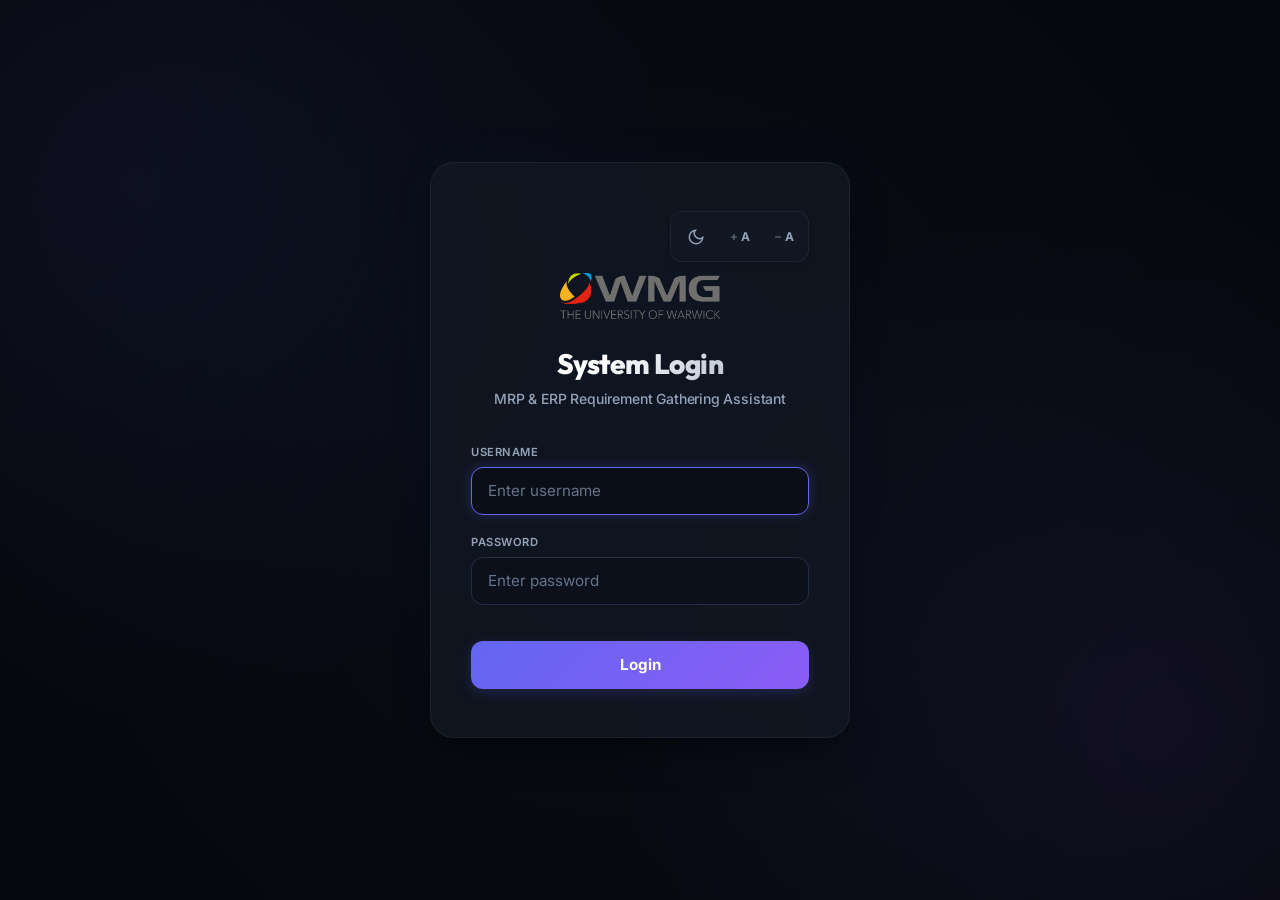
<file: index.html>
<!DOCTYPE html>
<html lang="en">

<head>
    <meta charset="UTF-8">
    <meta name="viewport" content="width=device-width, initial-scale=1.0">
    <title>MRP & ERP Requirement Gathering Assistant</title>
    <!-- Google Fonts -->
    <link rel="preconnect" href="https://fonts.googleapis.com">
    <link rel="preconnect" href="https://fonts.gstatic.com" crossorigin>
    <link
        href="https://fonts.googleapis.com/css2?family=Inter:wght@300;400;500;600;700&family=Outfit:wght@400;500;600;700;800&display=swap"
        rel="stylesheet">
    <!-- Main Style Sheet -->
    <link rel="stylesheet" href="style.css">
    <!-- Immediate Theme and Font Scale Initialization -->
    <script>
        (function() {
            const savedTheme = localStorage.getItem('app_theme') || 'dark';
            if (savedTheme === 'light') {
                document.documentElement.classList.add('light-theme');
            } else {
                document.documentElement.classList.remove('light-theme');
            }
            const savedScale = localStorage.getItem('font_scale') || '1.0';
            document.documentElement.style.setProperty('--font-scale', savedScale);
        })();
    </script>
</head>

    <!-- Login Screen Wrapper -->
    <div class="login-screen-wrapper" id="login-screen">
        <div class="login-card">
            <div class="login-card-header">
                <!-- Theme & Font Size Controls -->
                <div class="theme-font-controls">
                    <button type="button" class="btn-control btn-toggle-theme" title="Toggle Dark/Light Mode" aria-label="Toggle Theme">
                        <svg viewBox="0 0 24 24" fill="none" stroke="currentColor" stroke-width="2" class="icon-theme-sun" style="display: none;">
                            <circle cx="12" cy="12" r="5"></circle>
                            <line x1="12" y1="1" x2="12" y2="3"></line>
                            <line x1="12" y1="21" x2="12" y2="23"></line>
                            <line x1="4.22" y1="4.22" x2="5.64" y2="5.64"></line>
                            <line x1="18.36" y1="18.36" x2="19.78" y2="19.78"></line>
                            <line x1="1" y1="12" x2="3" y2="12"></line>
                            <line x1="21" y1="12" x2="23" y2="12"></line>
                            <line x1="4.22" y1="19.22" x2="5.64" y2="17.78"></line>
                            <line x1="18.36" y1="5.64" x2="19.78" y2="4.22"></line>
                        </svg>
                        <svg viewBox="0 0 24 24" fill="none" stroke="currentColor" stroke-width="2" class="icon-theme-moon">
                            <path d="M21 12.79A9 9 0 1 1 11.21 3 7 7 0 0 0 21 12.79z"></path>
                        </svg>
                    </button>
                    <button type="button" class="btn-control btn-font btn-increase-font" title="Increase Font Size" aria-label="Increase Font Size">
                        <svg viewBox="0 0 24 24" fill="none" stroke="currentColor" stroke-width="2.5" class="icon-font-control">
                            <line x1="5" y1="12" x2="19" y2="12"></line>
                            <line x1="12" y1="5" x2="12" y2="19"></line>
                        </svg>
                        <span>A</span>
                    </button>
                    <button type="button" class="btn-control btn-font btn-decrease-font" title="Decrease Font Size" aria-label="Decrease Font Size">
                        <svg viewBox="0 0 24 24" fill="none" stroke="currentColor" stroke-width="2.5" class="icon-font-control">
                            <line x1="5" y1="12" x2="19" y2="12"></line>
                        </svg>
                        <span>A</span>
                    </button>
                </div>
            </div>
            <div class="login-logo">
                <img src="WMG-logo.png" alt="WMG Logo" class="login-logo-img">
            </div>
            <h2>System Login</h2>
            <p class="login-subtitle">MRP & ERP Requirement Gathering Assistant</p>
            <form id="login-form">
                <div class="form-group-login">
                    <label for="username">Username</label>
                    <input type="text" id="username" placeholder="Enter username" autocomplete="username" required>
                </div>
                <div class="form-group-login">
                    <label for="password">Password</label>
                    <input type="password" id="password" placeholder="Enter password" autocomplete="current-password" required>
                </div>
                <div class="login-error-message" id="login-error">
                    Invalid username or password. Please try again.
                </div>
                <button type="submit" class="btn-login">Login</button>
            </form>
        </div>
    </div>

    <div class="app-container" id="app-container">
        <!-- Sidebar Command Panel -->
        <aside class="sidebar" id="sidebar">
            <!-- Desktop collapse/expand toggle -->
            <button class="btn-sidebar-toggle" id="btn-sidebar-toggle" aria-label="Toggle Sidebar" title="Collapse Sidebar">
                <svg viewBox="0 0 24 24" fill="none" stroke="currentColor" stroke-width="2.5" class="toggle-icon">
                    <polyline points="15 18 9 12 15 6"></polyline>
                </svg>
            </button>

            <div class="logo-area">
                <img src="WMG-logo.png" alt="WMG Logo" class="logo-img">
            </div>

            <nav class="sidebar-nav">
                <button class="nav-item active" id="btn-dashboard">
                    <svg viewBox="0 0 24 24" fill="none" stroke="currentColor" stroke-width="2">
                        <rect x="3" y="3" width="7" height="9" rx="1" />
                        <rect x="14" y="3" width="7" height="5" rx="1" />
                        <rect x="14" y="12" width="7" height="9" rx="1" />
                        <rect x="3" y="16" width="7" height="5" rx="1" />
                    </svg>
                    <span>Dashboard</span>
                </button>
                <button class="nav-item" id="btn-export-md">
                    <svg viewBox="0 0 24 24" fill="none" stroke="currentColor" stroke-width="2">
                        <path stroke-linecap="round" stroke-linejoin="round"
                            d="M12 9v6m3-3H9m12 0a9 9 0 11-18 0 9 9 0 0118 0z" />
                    </svg>
                    <span>Backup Config (MD)</span>
                </button>
                <button class="nav-item" id="btn-export-json">
                    <svg viewBox="0 0 24 24" fill="none" stroke="currentColor" stroke-width="2">
                        <path stroke-linecap="round" stroke-linejoin="round"
                            d="M4 16v1a3 3 0 003 3h10a3 3 0 003-3v-1m-4-4l-4 4m0 0l-4-4m4 4V4" />
                    </svg>
                    <span>Backup Config (JSON)</span>
                </button>
                <button class="nav-item" id="btn-import-md">
                    <svg viewBox="0 0 24 24" fill="none" stroke="currentColor" stroke-width="2">
                        <path stroke-linecap="round" stroke-linejoin="round"
                            d="M9 12h6m-6 4h6m2 5H7a2 2 0 01-2-2V5a2 2 0 012-2h5.586a1 1 0 01.707.293l5.414 5.414a1 1 0 01.293.707V19a2 2 0 01-2 2z" />
                    </svg>
                    <span>Import Markdown (.md)</span>
                </button>
                <button class="nav-item" id="btn-import-json">
                    <svg viewBox="0 0 24 24" fill="none" stroke="currentColor" stroke-width="2">
                        <path stroke-linecap="round" stroke-linejoin="round"
                            d="M4 16v1a3 3 0 003 3h10a3 3 0 003-3v-1m-4-8l-4-4m0 0L8 8m4-4v12" />
                    </svg>
                    <span>Import Config (JSON)</span>
                </button>
                <input type="file" id="import-file-input" style="display: none;" accept=".json,.csv,.md,.markdown,.txt">
            </nav>

            <div class="sidebar-footer">
                <button class="btn-export-csv" id="btn-export-csv">
                    <svg viewBox="0 0 24 24" fill="none" stroke="currentColor" stroke-width="2">
                        <path stroke-linecap="round" stroke-linejoin="round"
                            d="M3.75 5.25h16.5m-16.5 4.5h16.5m-16.5 4.5h16.5m-16.5 4.5h16.5" />
                    </svg>
                    <span>Export Excel (CSV)</span>
                </button>
                <button class="btn-reset" id="btn-reset-data">
                    <svg viewBox="0 0 24 24" fill="none" stroke="currentColor" stroke-width="2">
                        <path stroke-linecap="round" stroke-linejoin="round"
                            d="M19 7l-.867 12.142A2 2 0 0116.138 21H7.862a2 2 0 01-1.995-1.858L5 7m5 4v6m4-6v6m1-10V4a1 1 0 00-1-1h-4a1 1 0 00-1 1v3M4 7h16" />
                    </svg>
                    <span>Reset All Data</span>
                </button>
                <button class="btn-logout" id="btn-logout">
                    <svg viewBox="0 0 24 24" fill="none" stroke="currentColor" stroke-width="2">
                        <path stroke-linecap="round" stroke-linejoin="round" d="M15.75 9V5.25A2.25 2.25 0 0013.5 3h-6a2.25 2.25 0 00-2.25 2.25v13.5A2.25 2.25 0 007.5 21h6a2.25 2.25 0 002.25-2.25V15M12 9l-3 3m0 0l3 3m-3-3h12.75" />
                    </svg>
                    <span>Logout</span>
                </button>
                <div class="app-version">v1.0.0</div>
            </div>
        </aside>

        <!-- Main Content Area -->
        <main class="main-content">
            <!-- Header Grid -->
            <header class="header">
                <!-- Mobile burger menu toggle button -->
                <button class="btn-mobile-menu" id="btn-mobile-menu" aria-label="Open Navigation Menu" title="Open Navigation Menu">
                    <svg viewBox="0 0 24 24" fill="none" stroke="currentColor" stroke-width="2">
                        <line x1="3" y1="6" x2="21" y2="6"></line>
                        <line x1="3" y1="12" x2="21" y2="12"></line>
                        <line x1="3" y1="18" x2="21" y2="18"></line>
                    </svg>
                </button>
                <div class="header-text">
                    <h1>Requirement Gathering</h1>
                    <p>Welcome! Step through the core business modules below to gather details, define scope, and plan
                        your system selection.</p>
                </div>
                <div class="header-actions">
                    <!-- Theme & Font Size Controls -->
                    <div class="theme-font-controls">
                        <button type="button" class="btn-control btn-toggle-theme" title="Toggle Dark/Light Mode" aria-label="Toggle Theme">
                            <svg viewBox="0 0 24 24" fill="none" stroke="currentColor" stroke-width="2" class="icon-theme-sun" style="display: none;">
                                <circle cx="12" cy="12" r="5"></circle>
                                <line x1="12" y1="1" x2="12" y2="3"></line>
                                <line x1="12" y1="21" x2="12" y2="23"></line>
                                <line x1="4.22" y1="4.22" x2="5.64" y2="5.64"></line>
                                <line x1="18.36" y1="18.36" x2="19.78" y2="19.78"></line>
                                <line x1="1" y1="12" x2="3" y2="12"></line>
                                <line x1="21" y1="12" x2="23" y2="12"></line>
                                <line x1="4.22" y1="19.22" x2="5.64" y2="17.78"></line>
                                <line x1="18.36" y1="5.64" x2="19.78" y2="4.22"></line>
                            </svg>
                            <svg viewBox="0 0 24 24" fill="none" stroke="currentColor" stroke-width="2" class="icon-theme-moon">
                                <path d="M21 12.79A9 9 0 1 1 11.21 3 7 7 0 0 0 21 12.79z"></path>
                            </svg>
                        </button>
                        <button type="button" class="btn-control btn-font btn-increase-font" title="Increase Font Size" aria-label="Increase Font Size">
                            <svg viewBox="0 0 24 24" fill="none" stroke="currentColor" stroke-width="2.5" class="icon-font-control">
                                <line x1="5" y1="12" x2="19" y2="12"></line>
                                <line x1="12" y1="5" x2="12" y2="19"></line>
                            </svg>
                            <span>A</span>
                        </button>
                        <button type="button" class="btn-control btn-font btn-decrease-font" title="Decrease Font Size" aria-label="Decrease Font Size">
                            <svg viewBox="0 0 24 24" fill="none" stroke="currentColor" stroke-width="2.5" class="icon-font-control">
                                <line x1="5" y1="12" x2="19" y2="12"></line>
                            </svg>
                            <span>A</span>
                        </button>
                    </div>

                    <div class="progress-widget">
                        <div class="progress-header">
                            <span class="progress-title">Overall Progress</span>
                            <span class="progress-percentage" id="overall-percentage">0%</span>
                        </div>
                        <div class="progress-bar-container">
                            <div class="progress-bar-fill" id="overall-progress-bar"></div>
                        </div>
                        <div class="progress-stats">
                            <span id="completed-stats">0 of 0 items scoped</span>
                        </div>
                    </div>
                </div>
            </header>

            <!-- Cards Container -->
            <section class="cards-grid" id="cards-grid">
                <!-- Cards dynamically loaded from JavaScript -->
            </section>
        </main>

        <!-- Slide-out Requirements Drawer -->
        <div class="drawer-overlay" id="drawer-overlay"></div>
        <section class="drawer" id="drawer">
            <div class="drawer-header">
                <div class="drawer-title-area">
                    <div class="drawer-icon" id="drawer-module-icon">
                        <!-- Dynamic SVG Icon -->
                    </div>
                    <div>
                        <h2 id="drawer-title">Module Title</h2>
                        <p class="drawer-subtitle" id="drawer-subtitle">Module Requirement Details</p>
                    </div>
                </div>
                <button class="btn-close-drawer" id="btn-close-drawer" aria-label="Close details">
                    <svg viewBox="0 0 24 24" fill="none" stroke="currentColor" stroke-width="2.5">
                        <path stroke-linecap="round" stroke-linejoin="round" d="M6 18L18 6M6 6l12 12" />
                    </svg>
                </button>
            </div>

            <div class="drawer-content">
                <!-- Progress summary for module -->
                <div class="module-progress-summary">
                    <div class="summary-stat">
                        <span class="stat-label">In Scope</span>
                        <span class="stat-val val-in-scope" id="mod-in-scope">0</span>
                    </div>
                    <div class="summary-stat">
                        <span class="stat-label">Nice-to-Have</span>
                        <span class="stat-val val-nice-have" id="mod-nice-have">0</span>
                    </div>
                    <div class="summary-stat">
                        <span class="stat-label">Out of Scope</span>
                        <span class="stat-val val-out-scope" id="mod-out-scope">0</span>
                    </div>
                    <div class="summary-stat">
                        <span class="stat-label">Pending</span>
                        <span class="stat-val val-pending" id="mod-pending">0</span>
                    </div>
                </div>

                <div class="focus-title-section">
                    <h3>Focus Areas</h3>
                    <p>Select scope, set priority, and write down details for each requirement item.</p>
                </div>

                <!-- Focus areas dynamically loaded -->
                <div class="focus-list" id="focus-list">
                    <!-- Dynamic requirement items -->
                </div>

                <!-- Collapsible Suppressed Items Section -->
                <div class="suppressed-items-section" id="suppressed-items-section" style="display: none;">
                    <div class="suppressed-items-header" id="suppressed-items-header">
                        <div class="suppressed-title-wrapper">
                            <h4>Suppressed Requirements (<span id="suppressed-count">0</span>)</h4>
                            <p>Requirements hidden from dashboard scoping and reports.</p>
                        </div>
                        <button class="btn-toggle-suppressed" id="btn-toggle-suppressed">
                            <span class="toggle-text">Show</span>
                            <svg viewBox="0 0 24 24" fill="none" stroke="currentColor" stroke-width="2" class="toggle-icon" style="width: 14px; height: 14px; transition: transform 0.3s ease;">
                                <polyline points="6 9 12 15 18 9"></polyline>
                            </svg>
                        </button>
                    </div>
                    <div class="suppressed-list" id="suppressed-list" style="display: none;">
                        <!-- Suppressed items render here -->
                    </div>
                </div>

                <!-- Dynamic custom items section -->
                <div class="custom-items-section">
                    <div class="custom-items-header">
                        <h4>Custom Focus Items</h4>
                        <p>Add specific focus areas unique to your business processes.</p>
                    </div>
                    <div class="add-custom-wrapper">
                        <input type="text" id="input-new-focus-name"
                            placeholder="E.g. Integration with legacy accounts tool">
                        <button class="btn-add-focus" id="btn-add-custom-focus">
                            <svg viewBox="0 0 24 24" fill="none" stroke="currentColor" stroke-width="2">
                                <path stroke-linecap="round" stroke-linejoin="round" d="M12 4v16m8-8H4" />
                            </svg>
                            Add
                        </button>
                    </div>
                </div>
            </div>
        </section>
    </div>

    <!-- Notification Toast -->
    <div class="toast" id="toast">Changes saved!</div>

    <!-- Export Summary Modal / Preview -->
    <div class="modal-overlay" id="export-modal">
        <div class="modal-card">
            <div class="modal-header">
                <h3>Export Summary Preview</h3>
                <button class="btn-close-modal" id="btn-close-export-modal">&times;</button>
            </div>
            <div class="modal-body">
                <textarea id="export-preview-content" readonly></textarea>
            </div>
            <div class="modal-footer">
                <button class="btn-secondary" id="btn-copy-preview">Copy to Clipboard</button>
                <button class="btn-primary" id="btn-download-preview">Download Markdown</button>
            </div>
        </div>
    </div>

    <!-- Add Custom Module Modal -->
    <div class="modal-overlay" id="add-module-modal">
        <div class="modal-card">
            <div class="modal-header">
                <h3>Create Custom Module</h3>
                <button class="btn-close-modal" id="btn-close-add-module-modal">&times;</button>
            </div>
            <div class="modal-body">
                <div class="form-group-modal">
                    <label for="input-module-title"
                        style="display: block; margin-bottom: 0.5rem; font-size: 0.85rem; font-weight: 600; color: var(--text-secondary);">Module
                        Title</label>
                    <input type="text" id="input-module-title" placeholder="E.g. Logistics & Warehouse Mgmt"
                        style="width: 100%; padding: 0.75rem; background-color: var(--bg-primary); border: 1px solid var(--border-color); border-radius: 8px; color: var(--text-primary);">
                </div>
                <div class="form-group-modal" style="margin-top: 1.25rem;">
                    <label for="input-module-desc"
                        style="display: block; margin-bottom: 0.5rem; font-size: 0.85rem; font-weight: 600; color: var(--text-secondary);">Description</label>
                    <textarea id="input-module-desc" placeholder="Briefly describe the purpose of this module..."
                        style="width: 100%; height: 100px; padding: 0.75rem; background-color: var(--bg-primary); border: 1px solid var(--border-color); border-radius: 8px; color: var(--text-primary); resize: none;"></textarea>
                </div>
            </div>
            <div class="modal-footer">
                <button class="btn-secondary" id="btn-cancel-add-module">Cancel</button>
                <button class="btn-primary" id="btn-confirm-add-module">Create Module</button>
            </div>
        </div>
    </div>

    <!-- Export CSV Config Modal -->
    <div class="modal-overlay" id="csv-config-modal">
        <div class="modal-card modal-card-small">
            <div class="modal-header">
                <h3>Configure CSV Columns</h3>
                <button class="btn-close-modal" id="btn-close-csv-modal">&times;</button>
            </div>
            <div class="modal-body">
                <p class="modal-subtitle-text">Select the columns to include in your CSV export:</p>
                <div class="csv-columns-list">
                    <label class="csv-checkbox-label">
                        <input type="checkbox" name="csv-col" value="module" checked>
                        <span>Module</span>
                    </label>
                    <label class="csv-checkbox-label">
                        <input type="checkbox" name="csv-col" value="id" checked>
                        <span>Item ID</span>
                    </label>
                    <label class="csv-checkbox-label">
                        <input type="checkbox" name="csv-col" value="name" checked>
                        <span>Item Name</span>
                    </label>
                    <label class="csv-checkbox-label">
                        <input type="checkbox" name="csv-col" value="guidance" checked>
                        <span>Guidance Prompts</span>
                    </label>
                    <label class="csv-checkbox-label">
                        <input type="checkbox" name="csv-col" value="scope" checked>
                        <span>Scope Status</span>
                    </label>
                    <label class="csv-checkbox-label">
                        <input type="checkbox" name="csv-col" value="priority" checked>
                        <span>Priority</span>
                    </label>
                    <label class="csv-checkbox-label">
                        <input type="checkbox" name="csv-col" value="criticality" checked>
                        <span>Criticality</span>
                    </label>
                    <label class="csv-checkbox-label">
                        <input type="checkbox" name="csv-col" value="notes" checked>
                        <span>Notes</span>
                    </label>
                </div>
            </div>
            <div class="modal-footer">
                <button class="btn-secondary" id="btn-cancel-csv">Cancel</button>
                <button class="btn-primary" id="btn-confirm-export-csv">Export CSV</button>
            </div>
        </div>
    </div>

    <!-- Application Script -->
    <script src="app.js"></script>
</body>

</html>
</file>
<file: style.css>
html {
    font-size: calc(16px * var(--font-scale, 1));
}

/* CSS Variables & Core Tokens */
:root {
    --bg-primary: #090d16;
    --bg-secondary: #121824;
    --bg-tertiary: #1b2336;
    --border-color: #242f49;
    --text-primary: #f8fafc;
    --text-secondary: #94a3b8;
    --text-muted: #64748b;
    
    /* Premium Harmonies */
    --accent-blue: #3b82f6;
    --accent-purple: #8b5cf6;
    --accent-indigo: #6366f1;
    --accent-emerald: #10b981;
    --accent-amber: #f59e0b;
    --accent-rose: #f43f5e;
    
    /* Gradients */
    --grad-primary: linear-gradient(135deg, var(--accent-indigo) 0%, var(--accent-purple) 100%);
    --grad-emerald: linear-gradient(135deg, #059669 0%, #10b981 100%);
    --grad-amber: linear-gradient(135deg, #d97706 0%, #f59e0b 100%);
    --grad-rose: linear-gradient(135deg, #e11d48 0%, #f43f5e 100%);
    --grad-card-hover: linear-gradient(135deg, rgba(99, 102, 241, 0.1) 0%, rgba(139, 92, 246, 0.05) 100%);
    
    /* Layout */
    --sidebar-width: 260px;
    --sidebar-collapsed-width: 76px;
    --current-sidebar-width: var(--sidebar-width);
    --drawer-width: 80vw;
    
    /* Shadows & Effects */
    --shadow-sm: 0 1px 2px 0 rgba(0, 0, 0, 0.05);
    --shadow-md: 0 4px 6px -1px rgba(0, 0, 0, 0.1), 0 2px 4px -1px rgba(0, 0, 0, 0.06);
    --shadow-lg: 0 10px 15px -3px rgba(0, 0, 0, 0.15), 0 4px 6px -2px rgba(0, 0, 0, 0.05);
    --shadow-glow: 0 0 20px 0 rgba(99, 102, 241, 0.35);
    --glass-bg: rgba(18, 24, 36, 0.75);
    --glass-blur: blur(12px);
    --glass-border: 1px solid rgba(255, 255, 255, 0.06);
    
    /* Animations */
    --ease-out-cubic: cubic-bezier(0.215, 0.61, 0.355, 1);
    --ease-elastic: cubic-bezier(0.68, -0.6, 0.32, 1.6);
}

/* Light Theme overrides */
:root.light-theme {
    --bg-primary: #f8fafc;
    --bg-secondary: #ffffff;
    --bg-tertiary: #f1f5f9;
    --border-color: #cbd5e1;
    --text-primary: #0f172a;
    --text-secondary: #475569;
    --text-muted: #94a3b8;
    
    --glass-bg: rgba(255, 255, 255, 0.8);
    --glass-border: 1px solid rgba(0, 0, 0, 0.08);
    
    --grad-card-hover: linear-gradient(135deg, rgba(99, 102, 241, 0.05) 0%, rgba(139, 92, 246, 0.02) 100%);
}

/* Reset and Core Rules */
* {
    margin: 0;
    padding: 0;
    box-sizing: border-box;
    scrollbar-width: thin;
    scrollbar-color: var(--border-color) var(--bg-primary);
}

body {
    font-family: 'Inter', sans-serif;
    background-color: var(--bg-primary);
    color: var(--text-primary);
    overflow-x: hidden;
    min-height: 100vh;
    letter-spacing: -0.011em;
}

h1, h2, h3, h4, h5, h6 {
    font-family: 'Outfit', sans-serif;
    font-weight: 600;
    color: var(--text-primary);
}

button, input, textarea, select {
    font-family: inherit;
    color: inherit;
}

/* Scrollbar Customization */
::-webkit-scrollbar {
    width: 6px;
    height: 6px;
}
::-webkit-scrollbar-track {
    background: var(--bg-primary);
}
::-webkit-scrollbar-thumb {
    background: var(--border-color);
    border-radius: 3px;
}
::-webkit-scrollbar-thumb:hover {
    background: var(--text-muted);
}

/* App Layout Structure */
.app-container {
    display: flex;
    min-height: 100vh;
    position: relative;
}

/* Sidebar Command Panel */
.sidebar {
    width: var(--current-sidebar-width);
    background-color: var(--bg-secondary);
    border-right: 1px solid var(--border-color);
    display: flex;
    flex-direction: column;
    padding: 1.5rem;
    position: fixed;
    height: 100vh;
    left: 0;
    top: 0;
    z-index: 50;
    transition: transform 0.3s var(--ease-out-cubic), width 0.3s var(--ease-out-cubic), padding 0.3s var(--ease-out-cubic);
}

/* Sidebar Toggle button on desktop */
.btn-sidebar-toggle {
    position: absolute;
    top: 1.5rem;
    right: -12px;
    width: 24px;
    height: 24px;
    background-color: var(--bg-tertiary);
    border: 1px solid var(--border-color);
    border-radius: 50%;
    color: var(--text-secondary);
    display: flex;
    align-items: center;
    justify-content: center;
    cursor: pointer;
    z-index: 100;
    transition: all 0.3s var(--ease-out-cubic);
    box-shadow: var(--shadow-md);
}

.btn-sidebar-toggle:hover {
    color: var(--text-primary);
    background-color: var(--accent-indigo);
    border-color: var(--accent-indigo);
    box-shadow: 0 0 8px rgba(99, 102, 241, 0.4);
}

.btn-sidebar-toggle svg {
    width: 12px;
    height: 12px;
    transition: transform 0.3s ease;
}

.logo-area {
    display: flex;
    align-items: center;
    gap: 0.75rem;
    margin-bottom: 2.5rem;
}

.logo-img {
    height: 48px;
    width: auto;
    max-width: 150px;
    object-fit: contain;
    transition: transform 0.3s ease;
}

.logo-area:hover .logo-img {
    transform: scale(1.03);
}

.logo-area h2 {
    font-size: 1.5rem;
    font-weight: 700;
    background: linear-gradient(135deg, #fff 30%, var(--text-secondary) 100%);
    -webkit-background-clip: text;
    -webkit-text-fill-color: transparent;
}

.sidebar-nav {
    display: flex;
    flex-direction: column;
    gap: 0.5rem;
    flex-grow: 1;
}

.nav-item {
    display: flex;
    align-items: center;
    gap: 1rem;
    padding: 0.85rem 1rem;
    background: transparent;
    border: none;
    border-radius: 10px;
    cursor: pointer;
    text-align: left;
    transition: all 0.2s ease;
    font-weight: 500;
    color: var(--text-secondary);
    position: relative;
    overflow: hidden;
}

.nav-item svg {
    width: 20px;
    height: 20px;
    transition: stroke 0.2s ease;
}

.nav-item:hover {
    color: var(--text-primary);
    background-color: rgba(255, 255, 255, 0.03);
}

.nav-item.active {
    color: var(--text-primary);
    background-color: rgba(99, 102, 241, 0.1);
    border: 1px solid rgba(99, 102, 241, 0.25);
}

.nav-item.active svg {
    color: var(--accent-indigo);
}

.sidebar-footer {
    display: flex;
    flex-direction: column;
    gap: 1rem;
    padding-top: 1rem;
    border-top: 1px solid var(--border-color);
}

.btn-export-csv {
    display: flex;
    align-items: center;
    justify-content: center;
    gap: 0.5rem;
    width: 100%;
    padding: 0.75rem 1rem;
    background-color: rgba(16, 185, 129, 0.1);
    border: 1px solid rgba(16, 185, 129, 0.25);
    border-radius: 8px;
    cursor: pointer;
    font-weight: 600;
    color: var(--accent-emerald);
    transition: all 0.2s ease;
}

.btn-export-csv:hover {
    background-color: var(--accent-emerald);
    border-color: var(--accent-emerald);
    color: white;
    box-shadow: 0 4px 12px rgba(16, 185, 129, 0.25);
}

.btn-export-csv svg {
    width: 16px;
    height: 16px;
}

.btn-reset {
    display: flex;
    align-items: center;
    justify-content: center;
    gap: 0.5rem;
    width: 100%;
    padding: 0.75rem 1rem;
    background-color: rgba(244, 63, 94, 0.1);
    border: 1px solid rgba(244, 63, 94, 0.2);
    border-radius: 8px;
    cursor: pointer;
    font-weight: 600;
    color: var(--accent-rose);
    transition: all 0.2s ease;
}

.btn-reset:hover {
    background-color: var(--accent-rose);
    color: white;
    box-shadow: 0 4px 12px rgba(244, 63, 94, 0.2);
}

.btn-reset svg {
    width: 16px;
    height: 16px;
}

.app-version {
    font-size: 0.75rem;
    color: var(--text-muted);
    text-align: center;
}

/* Collapsed Sidebar State styling */
.app-container.sidebar-collapsed {
    --current-sidebar-width: var(--sidebar-collapsed-width);
}

.app-container.sidebar-collapsed .sidebar {
    padding: 1.5rem 0.75rem;
    align-items: center;
}

.app-container.sidebar-collapsed .btn-sidebar-toggle svg {
    transform: rotate(180deg);
}

.app-container.sidebar-collapsed .logo-area {
    justify-content: center;
    margin-bottom: 2rem;
}

.app-container.sidebar-collapsed .logo-img {
    height: 32px;
}

.app-container.sidebar-collapsed .nav-item {
    justify-content: center;
    padding: 0.85rem 0;
    gap: 0;
    width: 100%;
}

.app-container.sidebar-collapsed .nav-item span {
    display: none;
}

.app-container.sidebar-collapsed .sidebar-footer {
    padding-top: 1rem;
    align-items: center;
    width: 100%;
}

.app-container.sidebar-collapsed .btn-export-csv,
.app-container.sidebar-collapsed .btn-reset,
.app-container.sidebar-collapsed .btn-logout {
    padding: 0;
    width: 40px;
    height: 40px;
    border-radius: 50%;
    justify-content: center;
    flex-shrink: 0;
}

.app-container.sidebar-collapsed .btn-export-csv span,
.app-container.sidebar-collapsed .btn-reset span,
.app-container.sidebar-collapsed .btn-logout span {
    display: none;
}

.app-container.sidebar-collapsed .app-version {
    font-size: 0.65rem;
}

/* Main Content Area */
.main-content {
    margin-left: var(--current-sidebar-width);
    flex-grow: 1;
    min-height: 100vh;
    padding: 2.5rem;
    max-width: 1400px;
    transition: margin-left 0.3s var(--ease-out-cubic);
}

/* Mobile Menu Toggle Button */
.btn-mobile-menu {
    display: none; /* Hidden on desktop */
    align-items: center;
    justify-content: center;
    width: 42px;
    height: 42px;
    background-color: var(--bg-secondary);
    border: 1px solid var(--border-color);
    border-radius: 8px;
    color: var(--text-primary);
    cursor: pointer;
    transition: all 0.2s ease;
    flex-shrink: 0;
}

.btn-mobile-menu:hover {
    background-color: var(--bg-tertiary);
    border-color: var(--accent-indigo);
    box-shadow: 0 0 10px rgba(99, 102, 241, 0.2);
}

.btn-mobile-menu svg {
    width: 20px;
    height: 20px;
}

/* Header Grid */
.header {
    display: flex;
    justify-content: space-between;
    align-items: center;
    gap: 2rem;
    margin-bottom: 3rem;
    flex-wrap: wrap;
}

.header-text h1 {
    font-size: 2.5rem;
    font-weight: 800;
    margin-bottom: 0.5rem;
    letter-spacing: -0.02em;
    background: linear-gradient(135deg, #ffffff 40%, var(--text-secondary) 100%);
    -webkit-background-clip: text;
    -webkit-text-fill-color: transparent;
}

.header-text p {
    color: var(--text-secondary);
    font-size: 1.05rem;
    max-width: 650px;
    line-height: 1.6;
}

.progress-widget {
    background-color: var(--bg-secondary);
    border: 1px solid var(--border-color);
    border-radius: 16px;
    padding: 1.25rem 1.5rem;
    min-width: 320px;
    flex-shrink: 0;
    box-shadow: var(--shadow-md);
}

.progress-header {
    display: flex;
    justify-content: space-between;
    align-items: center;
    margin-bottom: 0.75rem;
}

.progress-title {
    font-size: 0.85rem;
    font-weight: 600;
    text-transform: uppercase;
    letter-spacing: 0.05em;
    color: var(--text-secondary);
}

.progress-percentage {
    font-family: 'Outfit', sans-serif;
    font-size: 1.5rem;
    font-weight: 700;
    color: var(--accent-indigo);
}

.progress-bar-container {
    width: 100%;
    height: 8px;
    background-color: var(--bg-tertiary);
    border-radius: 4px;
    overflow: hidden;
    margin-bottom: 0.5rem;
}

.progress-bar-fill {
    height: 100%;
    width: 0%;
    background: var(--grad-primary);
    border-radius: 4px;
    transition: width 0.6s var(--ease-out-cubic);
}

.progress-stats {
    font-size: 0.8rem;
    color: var(--text-muted);
    font-weight: 500;
}

/* Cards Grid */
.cards-grid {
    display: grid;
    grid-template-columns: repeat(auto-fill, minmax(320px, 1fr));
    gap: 1.5rem;
}

/* Card Styles */
.mrp-card {
    background-color: var(--bg-secondary);
    border: 1px solid var(--border-color);
    border-radius: 16px;
    padding: 1.75rem;
    cursor: pointer;
    display: flex;
    flex-direction: column;
    justify-content: space-between;
    min-height: 200px;
    position: relative;
    overflow: hidden;
    transition: all 0.3s var(--ease-out-cubic);
}

.mrp-card::before {
    content: '';
    position: absolute;
    top: 0;
    left: 0;
    width: 100%;
    height: 100%;
    background: var(--grad-card-hover);
    opacity: 0;
    transition: opacity 0.3s ease;
    z-index: 1;
}

.mrp-card:hover {
    transform: translateY(-4px);
    border-color: rgba(99, 102, 241, 0.4);
    box-shadow: 0 12px 24px -10px rgba(0, 0, 0, 0.4), 0 0 15px 0 rgba(99, 102, 241, 0.1);
}

.mrp-card:hover::before {
    opacity: 1;
}

.card-top {
    position: relative;
    z-index: 2;
    margin-bottom: 1.5rem;
}

.card-icon-wrapper {
    width: 46px;
    height: 46px;
    border-radius: 12px;
    background-color: var(--bg-tertiary);
    display: flex;
    align-items: center;
    justify-content: center;
    color: var(--accent-indigo);
    margin-bottom: 1.25rem;
    border: 1px solid rgba(255, 255, 255, 0.03);
    transition: all 0.3s ease;
}

.mrp-card:hover .card-icon-wrapper {
    color: white;
    background: var(--grad-primary);
    box-shadow: 0 4px 12px rgba(99, 102, 241, 0.3);
}

.mrp-card h3 {
    font-size: 1.25rem;
    font-weight: 700;
    line-height: 1.3;
    margin-bottom: 0.5rem;
}

.mrp-card p.card-desc {
    color: var(--text-secondary);
    font-size: 0.875rem;
    line-height: 1.4;
}

.card-bottom {
    position: relative;
    z-index: 2;
    display: flex;
    align-items: center;
    justify-content: space-between;
    padding-top: 1rem;
    border-top: 1px solid rgba(255, 255, 255, 0.03);
}

.card-progress-bar {
    width: 65%;
    height: 6px;
    background-color: var(--bg-tertiary);
    border-radius: 3px;
    overflow: hidden;
}

.card-progress-fill {
    height: 100%;
    width: 0%;
    background: var(--grad-primary);
    border-radius: 3px;
    transition: width 0.5s ease;
}

.card-badge {
    font-size: 0.75rem;
    font-weight: 600;
    padding: 0.25rem 0.6rem;
    border-radius: 20px;
    background-color: var(--bg-tertiary);
    color: var(--text-secondary);
    border: 1px solid var(--border-color);
}

.mrp-card:hover .card-badge {
    border-color: rgba(99, 102, 241, 0.3);
    color: var(--text-primary);
}

/* Slide-out Drawer */
.drawer-overlay {
    position: fixed;
    top: 0;
    left: 0;
    width: 100vw;
    height: 100vh;
    background-color: rgba(0, 0, 0, 0.6);
    backdrop-filter: blur(4px);
    z-index: 90;
    opacity: 0;
    pointer-events: none;
    transition: opacity 0.3s ease;
}

.drawer-overlay.open {
    opacity: 1;
    pointer-events: auto;
}

.drawer {
    position: fixed;
    background-color: var(--bg-secondary);
    border: 1px solid var(--border-color);
    box-shadow: -10px 0 30px rgba(0, 0, 0, 0.5);
    z-index: 100;
    display: flex;
    flex-direction: column;
    opacity: 0;
    pointer-events: none;
    visibility: hidden;
    overflow: hidden;
    transition: all 0.6s cubic-bezier(0.16, 1, 0.3, 1), visibility 0s linear 0.6s;
}

.drawer.open {
    opacity: 1;
    pointer-events: auto;
    visibility: visible;
    transition: all 0.6s cubic-bezier(0.16, 1, 0.3, 1), visibility 0s linear 0s;
}

.drawer-header, .drawer-content {
    opacity: 0;
    transition: opacity 0.3s ease;
}

.drawer.open .drawer-header, .drawer.open .drawer-content {
    opacity: 1;
    transition-delay: 0.4s;
}

.drawer-header {
    padding: 1.75rem 2rem;
    border-bottom: 1px solid var(--border-color);
    display: flex;
    justify-content: space-between;
    align-items: center;
}

.drawer-title-area {
    display: flex;
    align-items: center;
    gap: 1rem;
}

.drawer-icon {
    width: 44px;
    height: 44px;
    border-radius: 12px;
    background: var(--grad-primary);
    display: flex;
    align-items: center;
    justify-content: center;
    color: white;
}

.drawer-icon svg {
    width: 22px;
    height: 22px;
}

.drawer-header h2 {
    font-size: 1.35rem;
    font-weight: 700;
    margin-bottom: 0.15rem;
}

.drawer-subtitle {
    font-size: 0.8rem;
    color: var(--text-secondary);
    font-weight: 500;
}

.btn-close-drawer {
    background: transparent;
    border: none;
    color: var(--text-secondary);
    cursor: pointer;
    width: 32px;
    height: 32px;
    border-radius: 50%;
    display: flex;
    align-items: center;
    justify-content: center;
    transition: all 0.2s ease;
    border: 1px solid transparent;
}

.btn-close-drawer:hover {
    color: var(--text-primary);
    background-color: var(--bg-tertiary);
    border-color: var(--border-color);
}

.btn-close-drawer svg {
    width: 18px;
    height: 18px;
}

.drawer-content {
    flex-grow: 1;
    overflow-y: auto;
    padding: 2rem;
    display: flex;
    flex-direction: column;
    gap: 2rem;
}

/* Module Progress Summary */
.module-progress-summary {
    display: grid;
    grid-template-columns: repeat(4, 1fr);
    gap: 0.75rem;
    background-color: var(--bg-primary);
    border: 1px solid var(--border-color);
    border-radius: 12px;
    padding: 1rem;
}

.summary-stat {
    display: flex;
    flex-direction: column;
    align-items: center;
    text-align: center;
    border-right: 1px solid var(--border-color);
}

.summary-stat:last-child {
    border-right: none;
}

.stat-label {
    font-size: 0.65rem;
    text-transform: uppercase;
    letter-spacing: 0.05em;
    color: var(--text-muted);
    font-weight: 600;
    margin-bottom: 0.25rem;
}

.stat-val {
    font-family: 'Outfit', sans-serif;
    font-size: 1.2rem;
    font-weight: 700;
}

.val-in-scope { color: var(--accent-emerald); }
.val-nice-have { color: var(--accent-amber); }
.val-out-scope { color: var(--accent-rose); }
.val-pending { color: var(--text-secondary); }

.focus-title-section h3 {
    font-size: 1.15rem;
    margin-bottom: 0.25rem;
}

.focus-title-section p {
    color: var(--text-secondary);
    font-size: 0.85rem;
}

/* Focus List Items */
.focus-list {
    display: flex;
    flex-direction: column;
    gap: 1.5rem;
}

.focus-item-card {
    background-color: var(--bg-tertiary);
    border: 1px solid var(--border-color);
    border-radius: 12px;
    padding: 1.25rem;
    display: flex;
    flex-direction: column;
    gap: 1rem;
    transition: all 0.2s ease;
}

.focus-item-card:hover {
    border-color: rgba(255, 255, 255, 0.1);
}

.focus-item-top {
    display: flex;
    justify-content: space-between;
    align-items: flex-start;
    gap: 1rem;
}

.focus-item-info h4 {
    font-size: 1.35rem;
    font-weight: 600;
    margin-bottom: 0.25rem;
}

.focus-item-info p.sub-detail {
    font-size: 0.8rem;
    color: var(--accent-indigo);
    font-weight: 500;
}

.btn-delete-custom {
    background: transparent;
    border: none;
    color: var(--accent-rose);
    cursor: pointer;
    opacity: 0.4;
    transition: opacity 0.2s ease;
}

.focus-item-card:hover .btn-delete-custom {
    opacity: 1;
}

.btn-delete-custom svg {
    width: 16px;
    height: 16px;
}

/* Control Configurations inside focus items */
.focus-controls {
    display: flex;
    flex-wrap: wrap;
    gap: 1.25rem;
    padding-bottom: 0.75rem;
    border-bottom: 1px solid rgba(255, 255, 255, 0.03);
}

.control-group {
    display: flex;
    flex-direction: column;
    gap: 0.35rem;
}

.control-group label {
    font-size: 0.7rem;
    font-weight: 600;
    text-transform: uppercase;
    letter-spacing: 0.05em;
    color: var(--text-muted);
}

/* Scope Pill Selection */
.scope-selectors {
    display: flex;
    background-color: var(--bg-primary);
    padding: 3px;
    border-radius: 8px;
    border: 1px solid var(--border-color);
}

.scope-pill {
    background: transparent;
    border: none;
    padding: 0.35rem 0.75rem;
    font-size: 0.75rem;
    font-weight: 600;
    border-radius: 6px;
    cursor: pointer;
    transition: all 0.2s ease;
    color: var(--text-secondary);
}

.scope-pill:hover {
    color: var(--text-primary);
}

.scope-pill.active[data-scope="in"] {
    background: var(--grad-emerald);
    color: white;
    box-shadow: 0 2px 8px rgba(16, 185, 129, 0.2);
}

.scope-pill.active[data-scope="nice"] {
    background: var(--grad-amber);
    color: white;
    box-shadow: 0 2px 8px rgba(245, 158, 11, 0.2);
}

.scope-pill.active[data-scope="out"] {
    background: var(--grad-rose);
    color: white;
    box-shadow: 0 2px 8px rgba(244, 63, 94, 0.2);
}

/* Priority Pill Selection */
.priority-selectors {
    display: flex;
    background-color: var(--bg-primary);
    padding: 3px;
    border-radius: 8px;
    border: 1px solid var(--border-color);
}

.priority-pill {
    background: transparent;
    border: none;
    padding: 0.35rem 0.75rem;
    font-size: 0.75rem;
    font-weight: 600;
    border-radius: 6px;
    cursor: pointer;
    transition: all 0.2s ease;
    color: var(--text-secondary);
}

.priority-pill:hover {
    color: var(--text-primary);
}

.priority-pill.active[data-priority="phase1"] {
    background: var(--grad-rose);
    color: white;
    box-shadow: 0 2px 8px rgba(244, 63, 94, 0.2);
}

.priority-pill.active[data-priority="phase2"] {
    background: var(--grad-amber);
    color: white;
    box-shadow: 0 2px 8px rgba(245, 158, 11, 0.2);
}

.priority-pill.active[data-priority="future"] {
    background: linear-gradient(135deg, var(--accent-blue) 0%, #1d4ed8 100%);
    color: white;
    box-shadow: 0 2px 8px rgba(59, 130, 246, 0.2);
}

/* Criticality drop-down */
.criticality-select {
    background-color: var(--bg-primary);
    border: 1px solid var(--border-color);
    padding: 0.35rem 1.75rem 0.35rem 0.75rem;
    border-radius: 8px;
    font-size: 0.75rem;
    font-weight: 600;
    cursor: pointer;
    appearance: none;
    background-image: url("data:image/svg+xml;utf8,<svg xmlns='http://www.w3.org/2000/svg' width='12' height='12' fill='none' stroke='%2394a3b8' stroke-width='2' viewBox='0 0 24 24'><polyline points='6 9 12 15 18 9'></polyline></svg>");
    background-repeat: no-repeat;
    background-position: right 8px center;
    min-width: 120px;
    transition: border-color 0.2s ease;
}

.criticality-select:focus {
    outline: none;
    border-color: var(--accent-indigo);
}

.criticality-select[data-val="super"] {
    color: var(--accent-purple);
    border-color: rgba(139, 92, 246, 0.3);
}
.criticality-select[data-val="critical"] {
    color: var(--accent-rose);
    border-color: rgba(244, 63, 94, 0.3);
}
.criticality-select[data-val="normal"] {
    color: var(--text-secondary);
    border-color: var(--border-color);
}

/* Guidance section */
.guidance-box {
    background-color: rgba(99, 102, 241, 0.03);
    border-left: 2px solid var(--accent-indigo);
    padding: 0.6rem 0.85rem;
    border-radius: 0 8px 8px 0;
}

.guidance-header-row {
    display: flex;
    justify-content: space-between;
    align-items: center;
    margin-bottom: 0.35rem;
    gap: 1rem;
}

.guidance-title {
    font-size: 0.7rem;
    font-weight: 700;
    text-transform: uppercase;
    color: var(--accent-indigo);
    letter-spacing: 0.05em;
}

.btn-copy-guidance {
    display: inline-flex;
    align-items: center;
    gap: 0.35rem;
    background-color: rgba(99, 102, 241, 0.08);
    border: 1px solid rgba(99, 102, 241, 0.2);
    color: var(--accent-indigo);
    padding: 0.25rem 0.5rem;
    border-radius: 6px;
    font-size: 0.65rem;
    font-weight: 600;
    cursor: pointer;
    transition: all 0.2s ease;
}

.btn-copy-guidance:hover {
    background-color: var(--accent-indigo);
    color: white;
    border-color: var(--accent-indigo);
    box-shadow: 0 2px 8px rgba(99, 102, 241, 0.25);
}

.btn-copy-guidance svg {
    flex-shrink: 0;
}

.btn-edit-guidance {
    display: inline-flex;
    align-items: center;
    gap: 0.35rem;
    background-color: rgba(99, 102, 241, 0.08);
    border: 1px solid rgba(99, 102, 241, 0.2);
    color: var(--accent-indigo);
    padding: 0.25rem 0.5rem;
    border-radius: 6px;
    font-size: 0.65rem;
    font-weight: 600;
    cursor: pointer;
    transition: all 0.2s ease;
}

.btn-edit-guidance:hover {
    background-color: var(--accent-indigo);
    color: white;
    border-color: var(--accent-indigo);
    box-shadow: 0 2px 8px rgba(99, 102, 241, 0.25);
}

.btn-edit-guidance svg {
    flex-shrink: 0;
}

/* Edit guidance wrapper & inner controls */
.edit-guidance-wrapper {
    display: flex;
    flex-direction: column;
    gap: 0.5rem;
    width: 100%;
    margin-top: 0.5rem;
}

.edit-guidance-textarea {
    width: 100%;
    min-height: 80px;
    padding: 0.5rem 0.75rem;
    background-color: var(--bg-primary);
    border: 1px solid var(--border-color);
    border-radius: 8px;
    color: var(--text-primary);
    font-size: 0.9rem;
    font-family: inherit;
    line-height: 1.4;
    resize: vertical;
    transition: border-color 0.2s ease;
}

.edit-guidance-textarea:focus {
    outline: none;
    border-color: var(--accent-indigo);
}

.edit-guidance-btn-group {
    display: flex;
    justify-content: flex-end;
    gap: 0.5rem;
}

.guidance-text {
    font-size: 0.95rem;
    color: var(--text-secondary);
    line-height: 1.5;
}

/* Notes Text Area */
.notes-wrapper {
    display: flex;
    flex-direction: column;
    gap: 0.35rem;
}

.notes-wrapper label {
    font-size: 0.7rem;
    font-weight: 600;
    text-transform: uppercase;
    letter-spacing: 0.05em;
    color: var(--text-muted);
}

.notes-textarea {
    width: 100%;
    height: 80px;
    background-color: var(--bg-primary);
    border: 1px solid var(--border-color);
    border-radius: 8px;
    padding: 0.6rem 0.8rem;
    font-size: 0.85rem;
    line-height: 1.4;
    resize: vertical;
    transition: all 0.2s ease;
}

.notes-textarea:focus {
    outline: none;
    border-color: var(--accent-indigo);
    box-shadow: 0 0 0 3px rgba(99, 102, 241, 0.15);
}

/* Custom items insertion */
.custom-items-section {
    padding-top: 1.5rem;
    border-top: 1px solid var(--border-color);
}

.custom-items-header h4 {
    font-size: 1rem;
    margin-bottom: 0.25rem;
}

.custom-items-header p {
    font-size: 0.8rem;
    color: var(--text-secondary);
    margin-bottom: 1rem;
}

.add-custom-wrapper {
    display: flex;
    gap: 0.75rem;
}

.add-custom-wrapper input {
    flex-grow: 1;
    background-color: var(--bg-primary);
    border: 1px solid var(--border-color);
    padding: 0.6rem 1rem;
    border-radius: 8px;
    font-size: 0.85rem;
    transition: border-color 0.2s ease;
}

.add-custom-wrapper input:focus {
    outline: none;
    border-color: var(--accent-indigo);
}

.btn-add-focus {
    display: flex;
    align-items: center;
    gap: 0.35rem;
    background: var(--grad-primary);
    color: white;
    border: none;
    padding: 0 1.25rem;
    border-radius: 8px;
    cursor: pointer;
    font-weight: 600;
    font-size: 0.85rem;
    transition: all 0.2s ease;
}

.btn-add-focus:hover {
    box-shadow: var(--shadow-glow);
    transform: translateY(-1px);
}

.btn-add-focus svg {
    width: 16px;
    height: 16px;
}

/* Toast Notification */
.toast {
    position: fixed;
    bottom: 2rem;
    right: 2rem;
    background-color: var(--bg-tertiary);
    border: 1px solid var(--accent-emerald);
    color: var(--accent-emerald);
    padding: 0.85rem 1.5rem;
    border-radius: 10px;
    font-size: 0.9rem;
    font-weight: 600;
    box-shadow: var(--shadow-lg);
    z-index: 1000;
    transform: translateY(150%);
    opacity: 0;
    transition: all 0.3s cubic-bezier(0.175, 0.885, 0.32, 1.275);
}

.toast.show {
    transform: translateY(0);
    opacity: 1;
}

/* Modal Styling */
.modal-overlay {
    position: fixed;
    top: 0;
    left: 0;
    width: 100vw;
    height: 100vh;
    background-color: rgba(0, 0, 0, 0.7);
    backdrop-filter: blur(5px);
    z-index: 200;
    display: flex;
    align-items: center;
    justify-content: center;
    opacity: 0;
    pointer-events: none;
    transition: opacity 0.3s ease;
}

.modal-overlay.open {
    opacity: 1;
    pointer-events: auto;
}

.modal-card {
    background-color: var(--bg-secondary);
    border: 1px solid var(--border-color);
    width: 90%;
    max-width: 800px;
    border-radius: 16px;
    box-shadow: 0 20px 40px rgba(0, 0, 0, 0.5);
    display: flex;
    flex-direction: column;
    max-height: 85vh;
    transform: scale(0.95);
    transition: transform 0.3s var(--ease-out-cubic);
}

.modal-overlay.open .modal-card {
    transform: scale(1);
}

.modal-header {
    padding: 1.25rem 1.5rem;
    border-bottom: 1px solid var(--border-color);
    display: flex;
    justify-content: space-between;
    align-items: center;
}

.modal-header h3 {
    font-size: 1.25rem;
}

.btn-close-modal {
    background: transparent;
    border: none;
    font-size: 1.5rem;
    cursor: pointer;
    color: var(--text-secondary);
    transition: color 0.2s ease;
}

.btn-close-modal:hover {
    color: var(--text-primary);
}

.modal-body {
    padding: 1.5rem;
    flex-grow: 1;
    display: flex;
    flex-direction: column;
}

.modal-body textarea {
    width: 100%;
    flex-grow: 1;
    min-height: 350px;
    background-color: var(--bg-primary);
    border: 1px solid var(--border-color);
    border-radius: 8px;
    padding: 1rem;
    font-family: monospace;
    font-size: 0.85rem;
    line-height: 1.5;
    color: var(--text-secondary);
    resize: none;
}

.modal-body textarea:focus {
    outline: none;
    border-color: var(--accent-indigo);
}

.modal-footer {
    padding: 1.25rem 1.5rem;
    border-top: 1px solid var(--border-color);
    display: flex;
    justify-content: flex-end;
    gap: 0.75rem;
}

.btn-primary {
    background: var(--grad-primary);
    color: white;
    border: none;
    padding: 0.6rem 1.5rem;
    border-radius: 8px;
    font-weight: 600;
    cursor: pointer;
    font-size: 0.875rem;
    transition: all 0.2s ease;
}

.btn-primary:hover {
    box-shadow: var(--shadow-glow);
    transform: translateY(-1px);
}

.btn-secondary {
    background-color: var(--bg-tertiary);
    border: 1px solid var(--border-color);
    color: var(--text-primary);
    padding: 0.6rem 1.5rem;
    border-radius: 8px;
    font-weight: 600;
    cursor: pointer;
    font-size: 0.875rem;
    transition: all 0.2s ease;
}

.btn-secondary:hover {
    background-color: var(--border-color);
}

/* Responsiveness */
@media (max-width: 992px) {
    .btn-mobile-menu {
        display: flex;
    }
    
    .btn-sidebar-toggle {
        display: none !important;
    }

    .sidebar {
        transform: translateX(-100%);
        width: var(--sidebar-width) !important;
        padding: 1.5rem !important;
    }
    
    .sidebar.open-mobile {
        transform: translateX(0);
        box-shadow: 0 0 30px rgba(0, 0, 0, 0.8);
    }
    
    /* Ensure that even if app-container has sidebar-collapsed, the mobile drawer displays normal dimensions */
    .app-container.sidebar-collapsed .sidebar {
        width: var(--sidebar-width) !important;
        padding: 1.5rem !important;
    }
    .app-container.sidebar-collapsed .logo-area {
        justify-content: flex-start !important;
        margin-bottom: 2.5rem !important;
    }
    .app-container.sidebar-collapsed .logo-img {
        height: 48px !important;
    }
    .app-container.sidebar-collapsed .nav-item {
        justify-content: flex-start !important;
        padding: 0.85rem 1rem !important;
        gap: 1rem !important;
    }
    .app-container.sidebar-collapsed .nav-item span {
        display: inline !important;
    }
    .app-container.sidebar-collapsed .sidebar-footer {
        padding-top: 1rem !important;
        align-items: stretch !important;
    }
    .app-container.sidebar-collapsed .btn-reset,
    .app-container.sidebar-collapsed .btn-logout {
        padding: 0.75rem 1rem !important;
        width: 100% !important;
        height: auto !important;
        border-radius: 8px !important;
        justify-content: flex-start !important;
    }
    .app-container.sidebar-collapsed .btn-reset span,
    .app-container.sidebar-collapsed .btn-logout span {
        display: inline !important;
    }
    .app-container.sidebar-collapsed .app-version {
        font-size: 0.75rem !important;
    }
    
    .main-content {
        margin-left: 0;
        padding: 1.5rem;
    }
    
    .header {
        flex-direction: row;
        align-items: center;
        gap: 1.5rem;
    }
    
    .progress-widget {
        width: 100%;
        min-width: unset;
    }
}

@media (max-width: 600px) {
    .drawer {
        width: 100%;
        max-width: 100%;
    }
    
    .focus-controls {
        flex-direction: column;
        align-items: flex-start;
    }
    
    .scope-selectors {
        width: 100%;
    }
    
    .scope-pill {
        flex-grow: 1;
        text-align: center;
    }
}

/* Custom Card / Add Card Trigger */
.mrp-card.add-card-trigger {
    border: 2px dashed var(--border-color);
    background-color: transparent;
    display: flex;
    flex-direction: column;
    align-items: center;
    justify-content: center;
    text-align: center;
    min-height: 200px;
    padding: 2rem;
    transition: all 0.3s var(--ease-out-cubic);
}

.mrp-card.add-card-trigger:hover {
    border-color: var(--accent-indigo);
    background-color: rgba(99, 102, 241, 0.02);
    box-shadow: 0 0 15px 0 rgba(99, 102, 241, 0.15);
}

.card-add-icon {
    width: 52px;
    height: 52px;
    border-radius: 50%;
    background-color: var(--bg-secondary);
    border: 1px solid var(--border-color);
    display: flex;
    align-items: center;
    justify-content: center;
    color: var(--text-secondary);
    margin-bottom: 1.25rem;
    transition: all 0.3s ease;
}

.mrp-card.add-card-trigger:hover .card-add-icon {
    color: white;
    background: var(--grad-primary);
    border-color: transparent;
    box-shadow: 0 4px 12px rgba(99, 102, 241, 0.3);
    transform: scale(1.1);
}

/* Custom Module Drawer delete button styling */
.btn-delete-module {
    display: flex;
    align-items: center;
    justify-content: center;
    gap: 0.5rem;
    padding: 0.5rem 0.85rem;
    background-color: rgba(244, 63, 94, 0.1);
    border: 1px solid rgba(244, 63, 94, 0.2);
    border-radius: 8px;
    cursor: pointer;
    font-size: 0.8rem;
    font-weight: 600;
    color: var(--accent-rose);
    transition: all 0.2s ease;
    margin-right: 1rem;
}

.btn-delete-module:hover {
    background-color: var(--accent-rose);
    color: white;
    box-shadow: 0 4px 12px rgba(244, 63, 94, 0.2);
}

.btn-delete-module svg {
    width: 14px;
    height: 14px;
}

/* Focus Item Actions & Suppression Styles */
.focus-item-actions {
    display: flex;
    align-items: center;
    gap: 0.5rem;
}

.btn-suppress-item {
    background: transparent;
    border: none;
    color: var(--text-muted);
    cursor: pointer;
    opacity: 0.4;
    transition: all 0.2s ease;
    display: flex;
    align-items: center;
    justify-content: center;
    width: 24px;
    height: 24px;
    border-radius: 50%;
}

.focus-item-card:hover .btn-suppress-item {
    opacity: 0.8;
}

.btn-suppress-item:hover {
    color: var(--accent-rose) !important;
    background-color: rgba(244, 63, 94, 0.1);
    opacity: 1 !important;
}

.btn-suppress-item svg {
    width: 14px;
    height: 14px;
}

/* Suppressed Items Section */
.suppressed-items-section {
    margin-top: 1.5rem;
    padding-top: 1.5rem;
    border-top: 1px solid var(--border-color);
}

.suppressed-items-header {
    display: flex;
    justify-content: space-between;
    align-items: center;
    cursor: pointer;
    user-select: none;
    padding: 0.75rem 1rem;
    border-radius: 10px;
    background-color: rgba(18, 24, 36, 0.2);
    border: 1px solid var(--border-color);
    transition: all 0.2s ease;
}

.suppressed-items-header:hover {
    background-color: var(--bg-tertiary);
    border-color: rgba(255, 255, 255, 0.1);
}

.suppressed-title-wrapper h4 {
    font-size: 0.95rem;
    font-weight: 600;
    color: var(--text-secondary);
}

.suppressed-title-wrapper p {
    font-size: 0.75rem;
    color: var(--text-muted);
    margin-top: 0.15rem;
}

.btn-toggle-suppressed {
    display: flex;
    align-items: center;
    gap: 0.35rem;
    background: transparent;
    border: none;
    color: var(--text-secondary);
    cursor: pointer;
    font-size: 0.75rem;
    font-weight: 600;
}

.btn-toggle-suppressed svg {
    width: 14px;
    height: 14px;
    transition: transform 0.3s ease;
}

.btn-toggle-suppressed.expanded svg {
    transform: rotate(180deg);
}

.suppressed-list {
    margin-top: 1rem;
    display: flex;
    flex-direction: column;
    gap: 0.75rem;
}

/* Suppressed Item Row */
.suppressed-item-row {
    display: flex;
    justify-content: space-between;
    align-items: center;
    background-color: rgba(18, 24, 36, 0.4);
    border: 1px solid var(--border-color);
    border-radius: 8px;
    padding: 0.75rem 1rem;
    gap: 1rem;
}

.suppressed-item-info {
    flex-grow: 1;
}

.suppressed-item-info h5 {
    font-size: 0.875rem;
    font-weight: 500;
    color: var(--text-muted);
    text-decoration: line-through;
}

.suppressed-item-actions {
    display: flex;
    align-items: center;
    gap: 0.5rem;
}

.btn-restore-item {
    background-color: var(--bg-tertiary);
    border: 1px solid var(--border-color);
    color: var(--accent-indigo);
    cursor: pointer;
    padding: 0.35rem 0.75rem;
    border-radius: 6px;
    font-size: 0.75rem;
    font-weight: 600;
    transition: all 0.2s ease;
}

.btn-restore-item:hover {
    background-color: rgba(99, 102, 241, 0.1);
    border-color: rgba(99, 102, 241, 0.3);
    color: white;
}

.btn-delete-suppressed {
    background: transparent;
    border: none;
    color: var(--accent-rose);
    cursor: pointer;
    opacity: 0.6;
    padding: 0.25rem;
    transition: opacity 0.2s ease;
    display: flex;
    align-items: center;
    justify-content: center;
}

.btn-delete-suppressed:hover {
    opacity: 1;
}

.btn-delete-suppressed svg {
    width: 14px;
    height: 14px;
}

/* ==========================================================================
   Login Screen & Logout Styles
   ========================================================================== */

/* Authentication layout toggling */
body.logged-in .login-screen-wrapper {
    display: none !important;
}

body:not(.logged-in) .app-container {
    display: none !important;
}

/* Fullscreen Background Wrapper */
.login-screen-wrapper {
    position: fixed;
    top: 0;
    left: 0;
    width: 100vw;
    height: 100vh;
    z-index: 9999;
    display: flex;
    align-items: center;
    justify-content: center;
    padding: 2rem;
    background-color: var(--bg-primary);
    background-image: 
        radial-gradient(circle at 10% 20%, rgba(99, 102, 241, 0.08) 0%, transparent 40%),
        radial-gradient(circle at 90% 80%, rgba(139, 92, 246, 0.08) 0%, transparent 40%),
        radial-gradient(circle at 50% 50%, rgba(9, 13, 22, 1) 0%, rgba(5, 7, 12, 1) 100%);
    overflow-y: auto;
}

/* Glassmorphic Login Card */
.login-card {
    width: 100%;
    max-width: 420px;
    background-color: rgba(18, 24, 36, 0.8);
    backdrop-filter: var(--glass-blur);
    -webkit-backdrop-filter: var(--glass-blur);
    border: var(--glass-border);
    border-radius: 24px;
    padding: 3rem 2.5rem;
    box-shadow: 
        var(--shadow-lg), 
        0 20px 40px -15px rgba(0, 0, 0, 0.5), 
        0 0 50px 0 rgba(99, 102, 241, 0.05);
    animation: loginFadeIn 0.6s var(--ease-out-cubic);
}

@keyframes loginFadeIn {
    from {
        opacity: 0;
        transform: translateY(20px);
    }
    to {
        opacity: 1;
        transform: translateY(0);
    }
}

.login-logo {
    display: flex;
    justify-content: center;
    margin-bottom: 1.5rem;
}

.login-logo-img {
    height: 52px;
    width: auto;
    max-width: 160px;
    object-fit: contain;
}

.login-card h2 {
    text-align: center;
    font-size: 1.75rem;
    font-weight: 800;
    margin-bottom: 0.5rem;
    letter-spacing: -0.02em;
    background: linear-gradient(135deg, #ffffff 40%, var(--text-secondary) 100%);
    -webkit-background-clip: text;
    -webkit-text-fill-color: transparent;
}

.login-subtitle {
    text-align: center;
    color: var(--text-secondary);
    font-size: 0.875rem;
    margin-bottom: 2.25rem;
    font-weight: 500;
    line-height: 1.4;
}

/* Inputs & Labels */
.form-group-login {
    display: flex;
    flex-direction: column;
    gap: 0.5rem;
    margin-bottom: 1.25rem;
}

.form-group-login label {
    font-size: 0.7rem;
    font-weight: 600;
    text-transform: uppercase;
    letter-spacing: 0.05em;
    color: var(--text-secondary);
}

.form-group-login input {
    background-color: rgba(9, 13, 22, 0.5);
    border: 1px solid var(--border-color);
    border-radius: 12px;
    padding: 0.85rem 1rem;
    color: var(--text-primary);
    font-size: 0.95rem;
    transition: all 0.3s ease;
}

.form-group-login input::placeholder {
    color: var(--text-muted);
}

.form-group-login input:focus {
    outline: none;
    border-color: var(--accent-indigo);
    background-color: rgba(9, 13, 22, 0.8);
    box-shadow: 0 0 12px rgba(99, 102, 241, 0.25);
}

/* Login button */
.btn-login {
    width: 100%;
    padding: 0.9rem 1.5rem;
    background: var(--grad-primary);
    border: none;
    border-radius: 12px;
    color: white;
    font-size: 0.95rem;
    font-weight: 700;
    cursor: pointer;
    transition: all 0.3s var(--ease-out-cubic);
    box-shadow: 0 4px 12px rgba(99, 102, 241, 0.2);
    margin-top: 1rem;
}

.btn-login:hover {
    transform: translateY(-2px);
    box-shadow: 0 6px 20px rgba(99, 102, 241, 0.4);
    filter: brightness(1.1);
}

.btn-login:active {
    transform: translateY(0);
}

/* Error message with Shake animation */
.login-error-message {
    color: var(--accent-rose);
    font-size: 0.825rem;
    font-weight: 500;
    background-color: rgba(244, 63, 94, 0.08);
    border: 1px solid rgba(244, 63, 94, 0.15);
    padding: 0.75rem 1rem;
    border-radius: 10px;
    margin-bottom: 1.25rem;
    display: none;
    text-align: center;
}

.login-error-message.shake {
    animation: loginShake 0.4s ease;
}

@keyframes loginShake {
    0%, 100% { transform: translateX(0); }
    20%, 60% { transform: translateX(-6px); }
    40%, 80% { transform: translateX(6px); }
}

/* Logout Button */
.btn-logout {
    display: flex;
    align-items: center;
    justify-content: center;
    gap: 0.5rem;
    width: 100%;
    padding: 0.75rem 1rem;
    background-color: rgba(255, 255, 255, 0.02);
    border: 1px solid var(--border-color);
    border-radius: 8px;
    cursor: pointer;
    font-weight: 600;
    color: var(--text-secondary);
    transition: all 0.2s ease;
}

.btn-logout:hover {
    background-color: rgba(99, 102, 241, 0.08);
    border-color: rgba(99, 102, 241, 0.3);
    color: var(--text-primary);
}

.btn-logout svg {
    width: 16px;
    height: 16px;
    color: var(--text-muted);
    transition: color 0.2s ease;
}

.btn-logout:hover svg {
    color: var(--accent-indigo);
}

/* Custom Module Edit button styling */
.btn-edit-module {
    display: flex;
    align-items: center;
    justify-content: center;
    gap: 0.5rem;
    padding: 0.5rem 0.85rem;
    background-color: rgba(99, 102, 241, 0.1);
    border: 1px solid rgba(99, 102, 241, 0.2);
    border-radius: 8px;
    cursor: pointer;
    font-size: 0.8rem;
    font-weight: 600;
    color: var(--accent-indigo);
    transition: all 0.2s ease;
    margin-right: 0.5rem;
}

.btn-edit-module:hover {
    background-color: var(--accent-indigo);
    color: white;
    box-shadow: 0 4px 12px rgba(99, 102, 241, 0.2);
}

/* Inline Edit Focus Area Buttons */
.btn-edit-custom {
    background: transparent;
    border: none;
    color: var(--text-muted);
    cursor: pointer;
    opacity: 0.4;
    transition: all 0.2s ease;
    display: flex;
    align-items: center;
    justify-content: center;
    width: 24px;
    height: 24px;
    border-radius: 50%;
}

.focus-item-card:hover .btn-edit-custom {
    opacity: 0.8;
}

.btn-edit-custom:hover {
    color: var(--accent-indigo) !important;
    background-color: rgba(99, 102, 241, 0.1);
    opacity: 1 !important;
}

.btn-delete-custom {
    background: transparent;
    border: none;
    color: var(--text-muted);
    cursor: pointer;
    opacity: 0.4;
    transition: all 0.2s ease;
    display: flex;
    align-items: center;
    justify-content: center;
    width: 24px;
    height: 24px;
    border-radius: 50%;
}

.focus-item-card:hover .btn-delete-custom {
    opacity: 0.8;
}

.btn-delete-custom:hover {
    color: var(--accent-rose) !important;
    background-color: rgba(244, 63, 94, 0.1);
    opacity: 1 !important;
}

/* ==========================================================================
   Theme & Font Size Accessibility Controls
   ========================================================================== */

.theme-font-controls {
    display: flex;
    gap: 0.5rem;
    background-color: var(--glass-bg);
    backdrop-filter: var(--glass-blur);
    -webkit-backdrop-filter: var(--glass-blur);
    border: var(--glass-border);
    padding: 0.4rem;
    border-radius: 12px;
    box-shadow: var(--shadow-md);
    transition: all 0.3s var(--ease-out-cubic);
    width: fit-content;
}

.btn-control {
    width: 36px;
    height: 36px;
    border-radius: 8px;
    background-color: transparent;
    border: 1px solid transparent;
    color: var(--text-secondary);
    display: flex;
    align-items: center;
    justify-content: center;
    cursor: pointer;
    transition: all 0.2s ease;
    position: relative;
}

.btn-control:hover {
    color: var(--text-primary);
    background-color: rgba(255, 255, 255, 0.05);
    border-color: rgba(255, 255, 255, 0.1);
}

:root.light-theme .btn-control:hover {
    background-color: rgba(0, 0, 0, 0.04);
    border-color: rgba(0, 0, 0, 0.06);
}

.btn-control svg {
    width: 18px;
    height: 18px;
}

.btn-font {
    display: flex;
    align-items: center;
    gap: 2px;
}

.btn-font span {
    font-size: 0.75rem;
    font-weight: 700;
}

.btn-font .icon-font-control {
    width: 10px;
    height: 10px;
    opacity: 0.7;
}

/* Page Flow Layouts for Controls */
.header-actions {
    display: flex;
    align-items: center;
    gap: 1.5rem;
    flex-wrap: wrap;
}

.login-card-header {
    display: flex;
    justify-content: flex-end;
    margin-bottom: 0.5rem;
}

/* ==========================================================================
   Light Theme Components Overrides
   ========================================================================== */

:root.light-theme .logo-area h2 {
    background: linear-gradient(135deg, #0f172a 30%, var(--text-secondary) 100%);
    -webkit-background-clip: text;
    -webkit-text-fill-color: transparent;
}

:root.light-theme .header-text h1 {
    background: linear-gradient(135deg, #0f172a 40%, var(--text-secondary) 100%);
    -webkit-background-clip: text;
    -webkit-text-fill-color: transparent;
}

:root.light-theme .login-screen-wrapper {
    background-color: var(--bg-primary);
    background-image: 
        radial-gradient(circle at 10% 20%, rgba(99, 102, 241, 0.04) 0%, transparent 40%),
        radial-gradient(circle at 90% 80%, rgba(139, 92, 246, 0.04) 0%, transparent 40%),
        radial-gradient(circle at 50% 50%, #f8fafc 0%, #e2e8f0 100%);
}

:root.light-theme .login-card {
    background-color: rgba(255, 255, 255, 0.95);
    border-color: rgba(0, 0, 0, 0.08);
    box-shadow: 
        var(--shadow-lg), 
        0 20px 40px -15px rgba(0, 0, 0, 0.1), 
        0 0 50px 0 rgba(99, 102, 241, 0.03);
}

:root.light-theme .login-card h2 {
    background: linear-gradient(135deg, #0f172a 40%, var(--text-secondary) 100%);
    -webkit-background-clip: text;
    -webkit-text-fill-color: transparent;
}

:root.light-theme .form-group-login input {
    background-color: rgba(255, 255, 255, 0.8);
    color: var(--text-primary);
    border-color: var(--border-color);
}

:root.light-theme .form-group-login input:focus {
    background-color: #ffffff;
    box-shadow: 0 0 12px rgba(99, 102, 241, 0.15);
}

:root.light-theme .btn-sidebar-toggle {
    background-color: var(--bg-secondary);
    color: var(--text-secondary);
}

:root.light-theme .btn-sidebar-toggle:hover {
    color: white;
    background-color: var(--accent-indigo);
    border-color: var(--accent-indigo);
}

:root.light-theme .mrp-card.add-card-trigger {
    border-style: dashed;
}

:root.light-theme .mrp-card.add-card-trigger:hover {
    background-color: rgba(99, 102, 241, 0.04);
}

:root.light-theme .card-add-icon {
    background-color: var(--bg-tertiary);
    border-color: var(--border-color);
}

:root.light-theme .drawer-overlay {
    background-color: rgba(15, 23, 42, 0.4);
}

:root.light-theme .btn-close-drawer:hover {
    color: var(--text-primary);
    background-color: var(--bg-tertiary);
}

/* CSV Config Modal Styles */
.modal-card-small {
    max-width: 450px !important;
}

.modal-subtitle-text {
    font-size: 0.875rem;
    color: var(--text-secondary);
    margin-bottom: 1.25rem;
}

.csv-columns-list {
    display: flex;
    flex-direction: column;
    gap: 0.75rem;
    background-color: var(--bg-secondary);
    border: 1px solid var(--border-color);
    padding: 1.25rem;
    border-radius: 12px;
    margin-bottom: 0.5rem;
}

.csv-checkbox-label {
    display: flex;
    align-items: center;
    gap: 0.75rem;
    font-size: 0.95rem;
    cursor: pointer;
    color: var(--text-primary);
    user-select: none;
    transition: color 0.2s ease;
}

.csv-checkbox-label:hover {
    color: var(--accent-indigo);
}

.csv-checkbox-label input[type="checkbox"] {
    width: 18px;
    height: 18px;
    accent-color: var(--accent-indigo);
    cursor: pointer;
}
</file>
